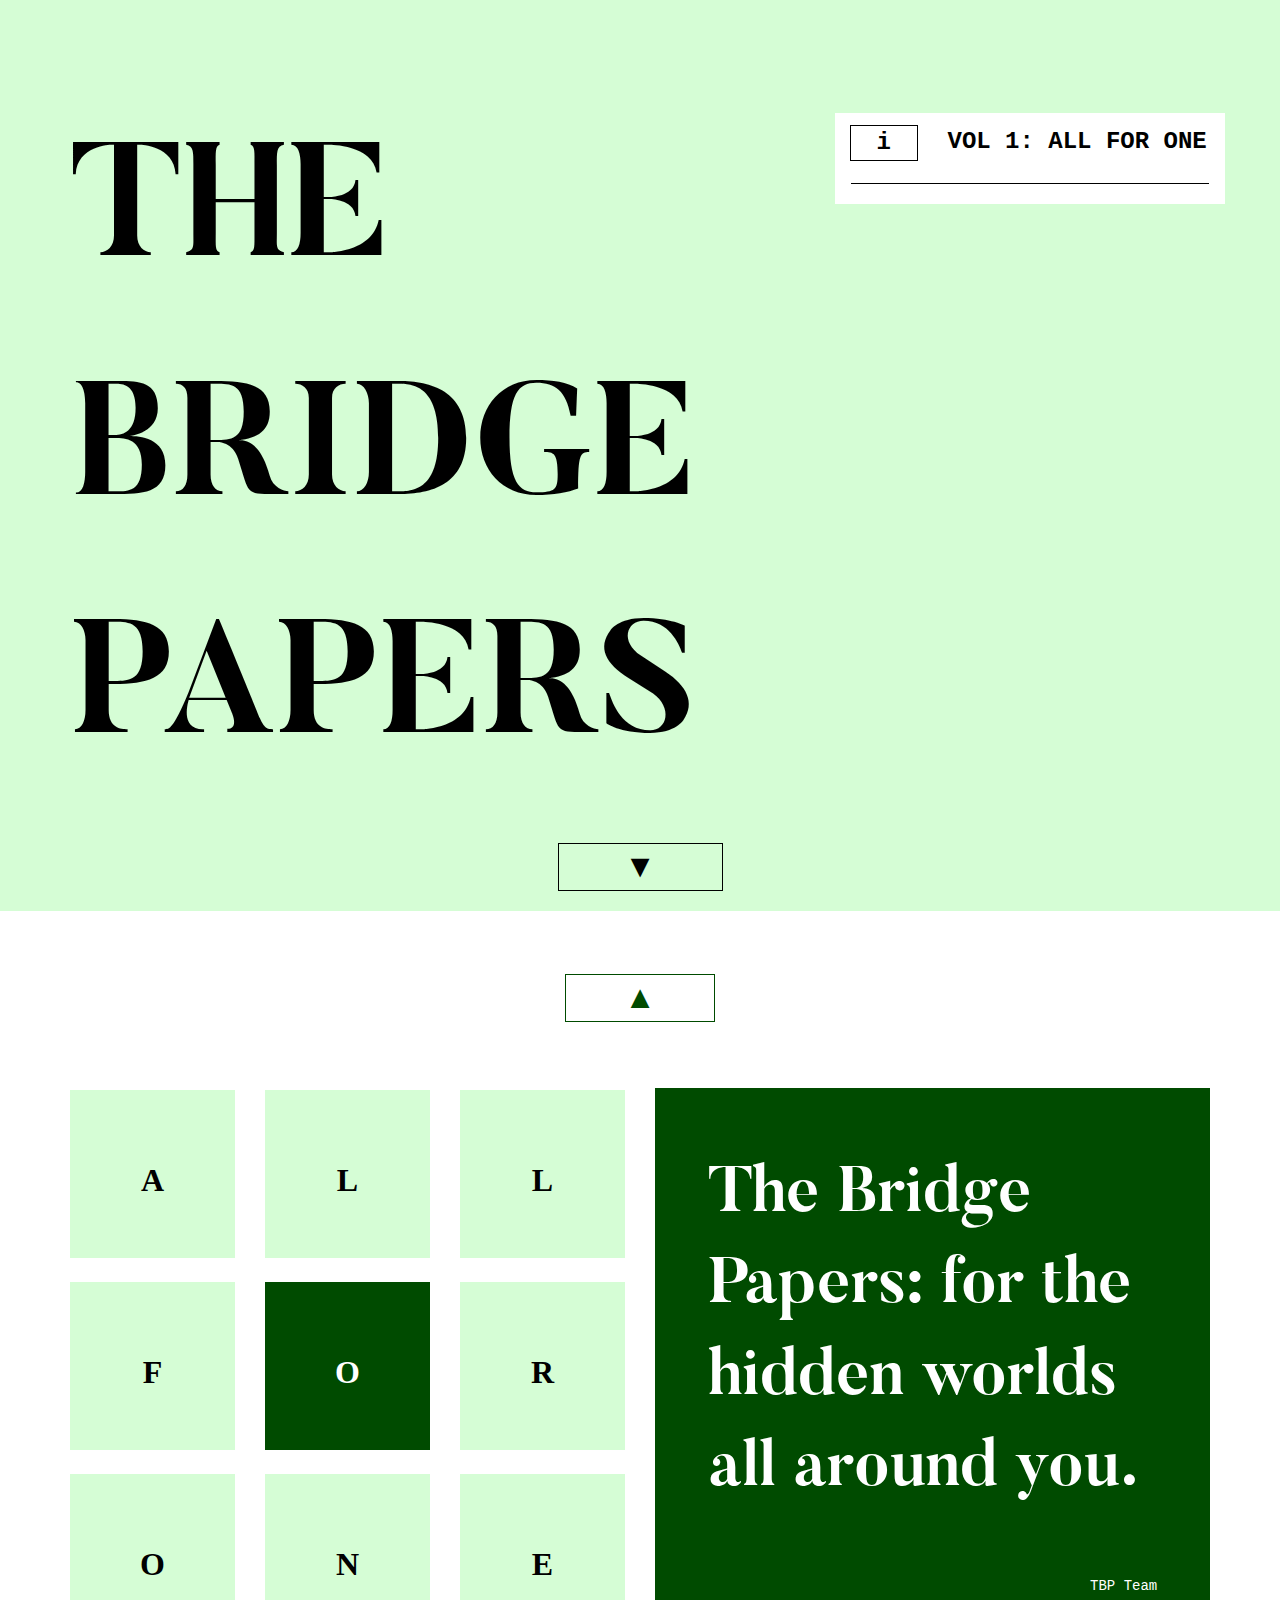
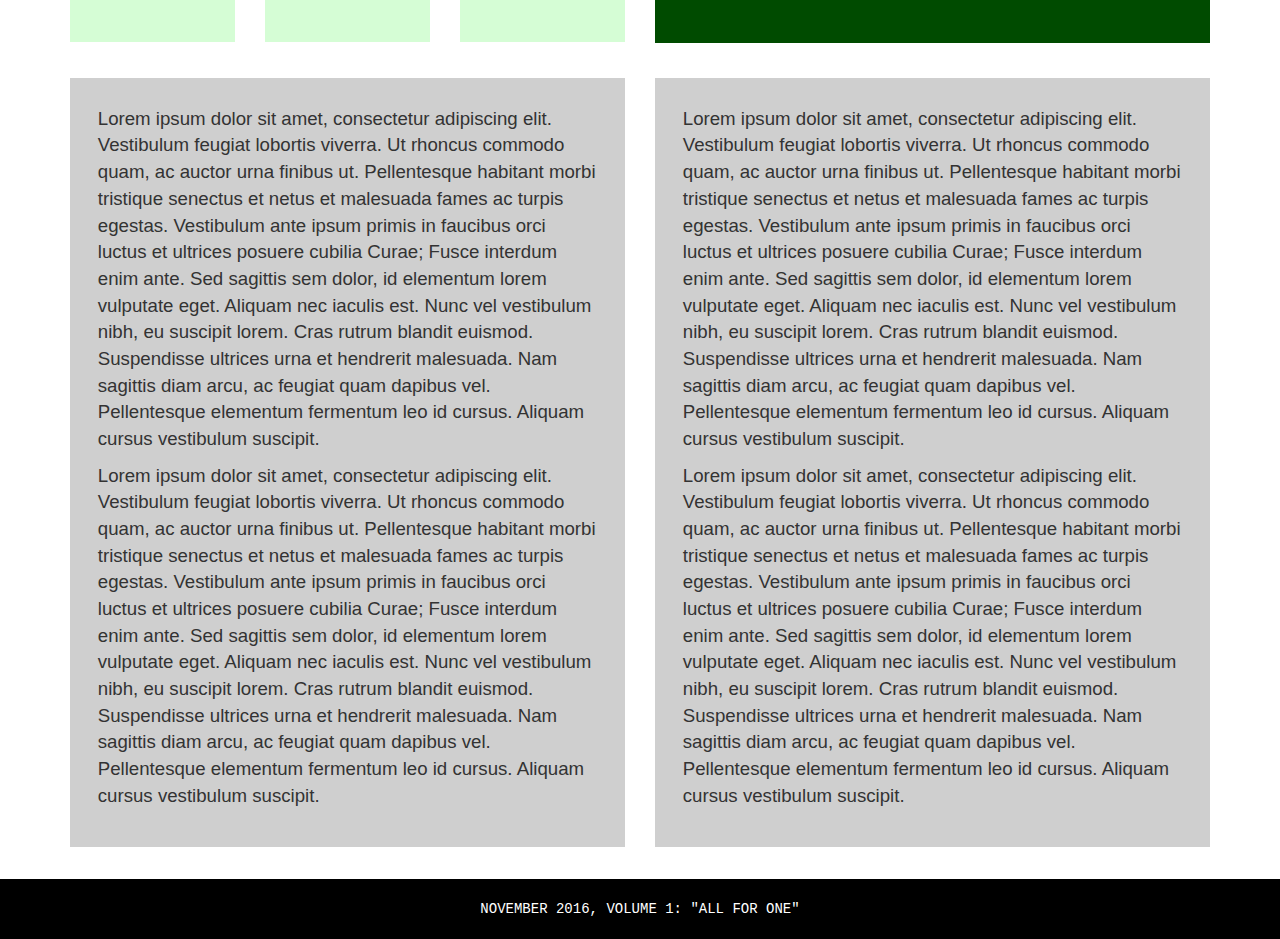
<file: all for one/test1.html>
<html>
	<head>
		<title>The Bridge Papers</title>
		<link
		rel="stylesheet"
		type="text/css"
		href="test1.css"
		/>
		<link
		rel="stylesheet"
		type="text/css"
		href="bootstrap.css"
		/>
		<link
		rel="shortcut icon"
		type="image/x-icon"
		href="favicon (1).ico"
		/>
		<script src="http://code.jquery.com/jquery-3.1.0.min.js"></script>

	</head>
	<body>
		<div id="tbp">
		<div class="container" style="text-align: left;">
			<div class="row" style="padding: 4%;">
			</div>
			<div class="row" id="title">
				<div class="col-xs-8" style="text-align: left;">
					<p style="text-align: left;">THE</p><p style="text-align: left;">BRIDGE</p><p style="text-align: left;">PAPERS</p>
				</div>
				<div class="col-xs-4">
					<div class="row info1" style="margin-bottom: 0px;">
						<div class="col-xs-3 subtitle">
							<p id="info" onclick="switchInfo();" onmouseover="this.style.background='black'; this.style.color='#D5FDD5';" onmouseout="this.style.background='none'; this.style.color='black';" style="border: 1px solid black; text-align:center;">i</p>
						</div>
						<div class="col-xs-9">
							<div class="subtitle" style="font-family: monospace;">
							VOL 1: ALL FOR ONE
							</div>
						</div>
						<hr style="border-color: black; width: 92%;"></hr>
					</div>
					<div class="row info">
						<div>
							<div id="info1"></div>
							<div id="info2"></div>
							<div id="info3"></div>
							<div id="info4"></div>
							<div id="info5"></div>
							<div id="info6"></div>
							<div id="info7"></div>
							<div id="info8"></div>
						</div>
					</div>
				</div>
			</div>
			<div class="row" style="margin-bottom: 0;">
				<div class="col-xs-5"  style="padding: 40px;"></div>
				<div class="col-xs-2"> <div id="pagedown">
				<p onmouseover="this.style.background='black'; this.style.color='#D5FDD5';" onmouseout="this.style.background='none'; this.style.color='black';" style="border: 1px solid black;">
				 &#9660;
					</p>
				</div></div>
				<div class="col-xs-5"></div>
			</div>
		</div>
		</div>
		<div  style="height: 100%;" id="scrollbro">
			<div class="container" style="margin-bottom: 20px;">
				<div class="row"  style="padding: 4%;">
					<div class="col-xs-5"></div>
					<div class="col-xs-2"> <div id="pageup">
					<p onmouseover="this.style.background='#004B00'; this.style.color='white';" onmouseout="this.style.background='none'; this.style.color='#004B00';" style="border: 1px solid #004B00;">
					 &#9650;
						</p>
					</div></div>
					<div class="col-xs-5"></div>
				</div>
				<div class="row">
					<div class="col-xs-6">
							<div class="row">
								<div class="col-xs-4"> <div class="afo" id="1"><p>A</p></div></div>
								<div class="col-xs-4"> <div class="afo" id="2"><p>L</p></div></div>
								<div class="col-xs-4"> <div class="afo" id="3"><p>L</p></div></div>
							</div>
							<div class="row">
								<div class="col-xs-4"> <div class="afo" id="4"><p>F</p></div></div>
								<div class="col-xs-4"> <div class="afoselect" id="5"><p>O</p></div></div>
								<div class="col-xs-4"> <div class="afo" id="6"><p>R</p></div></div>
							</div>
							<div class="row">
								<div class="col-xs-4"> <div class="afo" id="7"><p>O</p></div></div>
								<div class="col-xs-4"> <div class="afo" id="8"><p>N</p></div></div>
								<div class="col-xs-4"> <div class="afo" id="9"><p>E</p></div></div>
							</div>
					</div>
					<div class="col-xs-6">
						<div id="toprightmain">
							<div id="topright">
								The Bridge Papers: for the hidden worlds all around you.
							</div>
							<div id="toprightby">
								TBP Team
							</div>
						</div>
					</div>
				</div>
				<div class="row">
					<div class="col-xs-6">
						<div id="maintext1">
						<p> Lorem ipsum dolor sit amet, consectetur adipiscing elit. Vestibulum feugiat lobortis viverra. Ut rhoncus commodo quam, ac auctor urna finibus ut. Pellentesque habitant morbi tristique senectus et netus et malesuada fames ac turpis egestas. Vestibulum ante ipsum primis in faucibus orci luctus et ultrices posuere cubilia Curae; Fusce interdum enim ante. Sed sagittis sem dolor, id elementum lorem vulputate eget. Aliquam nec iaculis est. Nunc vel vestibulum nibh, eu suscipit lorem. Cras rutrum blandit euismod. Suspendisse ultrices urna et hendrerit malesuada. Nam sagittis diam arcu, ac feugiat quam dapibus vel. Pellentesque elementum fermentum leo id cursus. Aliquam cursus vestibulum suscipit.
						</p>
						<p>Lorem ipsum dolor sit amet, consectetur adipiscing elit. Vestibulum feugiat lobortis viverra. Ut rhoncus commodo quam, ac auctor urna finibus ut. Pellentesque habitant morbi tristique senectus et netus et malesuada fames ac turpis egestas. Vestibulum ante ipsum primis in faucibus orci luctus et ultrices posuere cubilia Curae; Fusce interdum enim ante. Sed sagittis sem dolor, id elementum lorem vulputate eget. Aliquam nec iaculis est. Nunc vel vestibulum nibh, eu suscipit lorem. Cras rutrum blandit euismod. Suspendisse ultrices urna et hendrerit malesuada. Nam sagittis diam arcu, ac feugiat quam dapibus vel. Pellentesque elementum fermentum leo id cursus. Aliquam cursus vestibulum suscipit.
						</p>
						</div>
					</div>
					<div class="col-xs-6">
						<div id="maintext2">
						<p>Lorem ipsum dolor sit amet, consectetur adipiscing elit. Vestibulum feugiat lobortis viverra. Ut rhoncus commodo quam, ac auctor urna finibus ut. Pellentesque habitant morbi tristique senectus et netus et malesuada fames ac turpis egestas. Vestibulum ante ipsum primis in faucibus orci luctus et ultrices posuere cubilia Curae; Fusce interdum enim ante. Sed sagittis sem dolor, id elementum lorem vulputate eget. Aliquam nec iaculis est. Nunc vel vestibulum nibh, eu suscipit lorem. Cras rutrum blandit euismod. Suspendisse ultrices urna et hendrerit malesuada. Nam sagittis diam arcu, ac feugiat quam dapibus vel. Pellentesque elementum fermentum leo id cursus. Aliquam cursus vestibulum suscipit.
						</p>
						<p>Lorem ipsum dolor sit amet, consectetur adipiscing elit. Vestibulum feugiat lobortis viverra. Ut rhoncus commodo quam, ac auctor urna finibus ut. Pellentesque habitant morbi tristique senectus et netus et malesuada fames ac turpis egestas. Vestibulum ante ipsum primis in faucibus orci luctus et ultrices posuere cubilia Curae; Fusce interdum enim ante. Sed sagittis sem dolor, id elementum lorem vulputate eget. Aliquam nec iaculis est. Nunc vel vestibulum nibh, eu suscipit lorem. Cras rutrum blandit euismod. Suspendisse ultrices urna et hendrerit malesuada. Nam sagittis diam arcu, ac feugiat quam dapibus vel. Pellentesque elementum fermentum leo id cursus. Aliquam cursus vestibulum suscipit.
						</p>
						</div>
					</div>
				</div>
			</div>
			<div style="padding: 20px; background-color: black; color: white; font-family: monospace; text-align: center;">NOVEMBER 2016, VOLUME 1: "ALL FOR ONE"</div>
		</div>
	</div>
	<script>
	var test1;
$(document).ready(function () {

 test1 = 5; // 5 is our default id
   $(document).keydown(function(e) {
				switch(e.which) {
					case 37: // left

                                                if ( test1 > 1 )  // Cant go lower than 1
                                                {
                                                    test1 = test1 -1;
                                                }
						e.preventDefault();
						$("#" + test1).trigger('click');
						break;

					case 38: // up

                                                if ( test1 > 3 ) // Cant go above the top row of ids
                                                {
                                                    test1 = test1 -3;
                                                }
						e.preventDefault();
						$("#" + test1 ).trigger('click');
						break;

					case 39: // right

                                                if ( test1 < 9 ) // Cant go beyond 9
                                                {
                                                    test1 = test1 + 1;
                                                }
						e.preventDefault();
						$("#" + test1 ).trigger('click');
						break;

					case 40: // down
                                                if ( test1 < 7 ) // Cant go beyond 9
                                                {
                                                    test1 = test1 + 3;
                                                }
						e.preventDefault();
						$("#" + test1 ).trigger('click');
						break;
				};
				e.preventDefault(); // prevent the default action (scroll / move caret)
			});
});
	</script>
	<script type="text/javascript">
	function switchInfo(){
		$("#info").html(function () {
			$(".info").css("padding","10px");
			$("#info").html(
			"i");
			$("#info1").html(
			"Community, in eight parts.<hr style='border-color: black;'></hr>");
			$("#info2").html(
			"CONTRIBUTORS:");
			$("#info3").html(
			"Jesus Rivera,");
			$("#info4").html(
			"Sid Shankar,");
			$("#info5").html(
			"Farouk Marhaba,");
			$("#info6").html(
			"Noah Rodelius,");
			$("#info7").html(
			"Ayush Shah <hr style='border-color: black;'></hr>");
			$("#info8").html(
			"<p style='font-family: sans-serif; font-weight: bold; font-size: 11pt; text-align: right;'>Fall 2016, PBTC. Special thanks to Vivek Ramesh.</p>");
		});
		$("#info").click(function(){
			$(".info").css("padding","0px");
			$("#info").html("i");
			$("#info1").html("");
			$("#info2").html(
			"");
			$("#info3").html(
			"");
			$("#info4").html(
			"");
			$("#info5").html(
			"");
			$("#info6").html(
			"");
			$("#info7").html(
			"");
			$("#info8").html(
			"");
			$("#info").off("click");
		});
	};
</script>
	<script>
	$(document).ready(function() {
		$('#loadspace').animate({ height: '0x', width: '100%' }, 1000,);
	});
	</script>
	<script>
	$(document).ready(function (){
            $("#pagedown").click(function (){
                $('html, body').animate({
                    scrollTop: $("#scrollbro").offset().top
                }, 2000);
            });
        });
	</script>
	<script>
	$(document).ready(function (){
            $("#pageup").click(function (){
                $('html, body').animate({
                    scrollTop: $("#tbp").offset().top
                }, 2000);
            });
        });
	</script>
	<script>
		$("#1").click(function(){
                        test1 = 1;
			$(".afoselect").addClass('afo');
			$(".afoselect").removeClass('afoselect');
			$(this).removeClass('afo');
			$(this).addClass('afoselect');
			$("#topright").html(
				"paper 1"
			);
			$("#toprightby").html(
				"author"
			);
			$("#maintext1").html(
				"<p> Lorem ipsum dolor sit amet, consectetur adipiscing elit. Vestibulum feugiat lobortis viverra. Ut rhoncus commodo quam, ac auctor urna finibus ut. Pellentesque habitant morbi tristique senectus et netus et malesuada fames ac turpis egestas. Vestibulum ante ipsum primis in faucibus orci luctus et ultrices posuere cubilia Curae; Fusce interdum enim ante. Sed sagittis sem dolor, id elementum lorem vulputate eget. Aliquam nec iaculis est. Nunc vel vestibulum nibh, eu suscipit lorem. Cras rutrum blandit euismod. Suspendisse ultrices urna et hendrerit malesuada. Nam sagittis diam arcu, ac feugiat quam dapibus vel. Pellentesque elementum fermentum leo id cursus. Aliquam cursus vestibulum suscipit.</p><p>Lorem ipsum dolor sit amet, consectetur adipiscing elit. Vestibulum feugiat lobortis viverra. Ut rhoncus commodo quam, ac auctor urna finibus ut. Pellentesque habitant morbi tristique senectus et netus et malesuada fames ac turpis egestas. Vestibulum ante ipsum primis in faucibus orci luctus et ultrices posuere cubilia Curae; Fusce interdum enim ante. Sed sagittis sem dolor, id elementum lorem vulputate eget. Aliquam nec iaculis est. Nunc vel vestibulum nibh, eu suscipit lorem. Cras rutrum blandit euismod. Suspendisse ultrices urna et hendrerit malesuada. Nam sagittis diam arcu, ac feugiat quam dapibus vel. Pellentesque elementum fermentum leo id cursus. Aliquam cursus vestibulum suscipit.</p>"
			);
			$("#maintext2").html(
				"<p> Lorem ipsum dolor sit amet, consectetur adipiscing elit. Vestibulum feugiat lobortis viverra. Ut rhoncus commodo quam, ac auctor urna finibus ut. Pellentesque habitant morbi tristique senectus et netus et malesuada fames ac turpis egestas. Vestibulum ante ipsum primis in faucibus orci luctus et ultrices posuere cubilia Curae; Fusce interdum enim ante. Sed sagittis sem dolor, id elementum lorem vulputate eget. Aliquam nec iaculis est. Nunc vel vestibulum nibh, eu suscipit lorem. Cras rutrum blandit euismod. Suspendisse ultrices urna et hendrerit malesuada. Nam sagittis diam arcu, ac feugiat quam dapibus vel. Pellentesque elementum fermentum leo id cursus. Aliquam cursus vestibulum suscipit.</p><p>Lorem ipsum dolor sit amet, consectetur adipiscing elit. Vestibulum feugiat lobortis viverra. Ut rhoncus commodo quam, ac auctor urna finibus ut. Pellentesque habitant morbi tristique senectus et netus et malesuada fames ac turpis egestas. Vestibulum ante ipsum primis in faucibus orci luctus et ultrices posuere cubilia Curae; Fusce interdum enim ante. Sed sagittis sem dolor, id elementum lorem vulputate eget. Aliquam nec iaculis est. Nunc vel vestibulum nibh, eu suscipit lorem. Cras rutrum blandit euismod. Suspendisse ultrices urna et hendrerit malesuada. Nam sagittis diam arcu, ac feugiat quam dapibus vel. Pellentesque elementum fermentum leo id cursus. Aliquam cursus vestibulum suscipit.</p>"
			);
			$("#1").off(click);
		});
	</script>
	<script>
		$("#2").click(function(){
                        test1 = 2;
			$(".afoselect").addClass('afo');
			$(".afoselect").removeClass('afoselect');
			$(this).removeClass('afo');
			$(this).addClass('afoselect');
			$("#topright").html(
				"paper 2"
			);
			$("#toprightby").html(
				"author"
			);
			$("#maintext1").html(
				"<p> Lorem ipsum dolor sit amet, consectetur adipiscing elit. Vestibulum feugiat lobortis viverra. Ut rhoncus commodo quam, ac auctor urna finibus ut. Pellentesque habitant morbi tristique senectus et netus et malesuada fames ac turpis egestas. Vestibulum ante ipsum primis in faucibus orci luctus et ultrices posuere cubilia Curae; Fusce interdum enim ante. Sed sagittis sem dolor, id elementum lorem vulputate eget. Aliquam nec iaculis est. Nunc vel vestibulum nibh, eu suscipit lorem. Cras rutrum blandit euismod. Suspendisse ultrices urna et hendrerit malesuada. Nam sagittis diam arcu, ac feugiat quam dapibus vel. Pellentesque elementum fermentum leo id cursus. Aliquam cursus vestibulum suscipit.</p><p>Lorem ipsum dolor sit amet, consectetur adipiscing elit. Vestibulum feugiat lobortis viverra. Ut rhoncus commodo quam, ac auctor urna finibus ut. Pellentesque habitant morbi tristique senectus et netus et malesuada fames ac turpis egestas. Vestibulum ante ipsum primis in faucibus orci luctus et ultrices posuere cubilia Curae; Fusce interdum enim ante. Sed sagittis sem dolor, id elementum lorem vulputate eget. Aliquam nec iaculis est. Nunc vel vestibulum nibh, eu suscipit lorem. Cras rutrum blandit euismod. Suspendisse ultrices urna et hendrerit malesuada. Nam sagittis diam arcu, ac feugiat quam dapibus vel. Pellentesque elementum fermentum leo id cursus. Aliquam cursus vestibulum suscipit.</p>"
			);
			$("#maintext2").html(
				"<p> Lorem ipsum dolor sit amet, consectetur adipiscing elit. Vestibulum feugiat lobortis viverra. Ut rhoncus commodo quam, ac auctor urna finibus ut. Pellentesque habitant morbi tristique senectus et netus et malesuada fames ac turpis egestas. Vestibulum ante ipsum primis in faucibus orci luctus et ultrices posuere cubilia Curae; Fusce interdum enim ante. Sed sagittis sem dolor, id elementum lorem vulputate eget. Aliquam nec iaculis est. Nunc vel vestibulum nibh, eu suscipit lorem. Cras rutrum blandit euismod. Suspendisse ultrices urna et hendrerit malesuada. Nam sagittis diam arcu, ac feugiat quam dapibus vel. Pellentesque elementum fermentum leo id cursus. Aliquam cursus vestibulum suscipit.</p><p>Lorem ipsum dolor sit amet, consectetur adipiscing elit. Vestibulum feugiat lobortis viverra. Ut rhoncus commodo quam, ac auctor urna finibus ut. Pellentesque habitant morbi tristique senectus et netus et malesuada fames ac turpis egestas. Vestibulum ante ipsum primis in faucibus orci luctus et ultrices posuere cubilia Curae; Fusce interdum enim ante. Sed sagittis sem dolor, id elementum lorem vulputate eget. Aliquam nec iaculis est. Nunc vel vestibulum nibh, eu suscipit lorem. Cras rutrum blandit euismod. Suspendisse ultrices urna et hendrerit malesuada. Nam sagittis diam arcu, ac feugiat quam dapibus vel. Pellentesque elementum fermentum leo id cursus. Aliquam cursus vestibulum suscipit.</p>"
			);
			$("#2").off(click);
		});
	</script>
	<script>
		$("#3").click(function(){
                        test1 = 3;
			$(".afoselect").addClass('afo');
			$(".afoselect").removeClass('afoselect');
			$(this).removeClass('afo');
			$(this).addClass('afoselect');
			$("#topright").html(
				"paper 3"
			);
			$("#toprightby").html(
				"author"
			);
			$("#maintext1").html(
				"<p> Lorem ipsum dolor sit amet, consectetur adipiscing elit. Vestibulum feugiat lobortis viverra. Ut rhoncus commodo quam, ac auctor urna finibus ut. Pellentesque habitant morbi tristique senectus et netus et malesuada fames ac turpis egestas. Vestibulum ante ipsum primis in faucibus orci luctus et ultrices posuere cubilia Curae; Fusce interdum enim ante. Sed sagittis sem dolor, id elementum lorem vulputate eget. Aliquam nec iaculis est. Nunc vel vestibulum nibh, eu suscipit lorem. Cras rutrum blandit euismod. Suspendisse ultrices urna et hendrerit malesuada. Nam sagittis diam arcu, ac feugiat quam dapibus vel. Pellentesque elementum fermentum leo id cursus. Aliquam cursus vestibulum suscipit.</p><p>Lorem ipsum dolor sit amet, consectetur adipiscing elit. Vestibulum feugiat lobortis viverra. Ut rhoncus commodo quam, ac auctor urna finibus ut. Pellentesque habitant morbi tristique senectus et netus et malesuada fames ac turpis egestas. Vestibulum ante ipsum primis in faucibus orci luctus et ultrices posuere cubilia Curae; Fusce interdum enim ante. Sed sagittis sem dolor, id elementum lorem vulputate eget. Aliquam nec iaculis est. Nunc vel vestibulum nibh, eu suscipit lorem. Cras rutrum blandit euismod. Suspendisse ultrices urna et hendrerit malesuada. Nam sagittis diam arcu, ac feugiat quam dapibus vel. Pellentesque elementum fermentum leo id cursus. Aliquam cursus vestibulum suscipit.</p>"
			);
			$("#maintext2").html(
				"<p> Lorem ipsum dolor sit amet, consectetur adipiscing elit. Vestibulum feugiat lobortis viverra. Ut rhoncus commodo quam, ac auctor urna finibus ut. Pellentesque habitant morbi tristique senectus et netus et malesuada fames ac turpis egestas. Vestibulum ante ipsum primis in faucibus orci luctus et ultrices posuere cubilia Curae; Fusce interdum enim ante. Sed sagittis sem dolor, id elementum lorem vulputate eget. Aliquam nec iaculis est. Nunc vel vestibulum nibh, eu suscipit lorem. Cras rutrum blandit euismod. Suspendisse ultrices urna et hendrerit malesuada. Nam sagittis diam arcu, ac feugiat quam dapibus vel. Pellentesque elementum fermentum leo id cursus. Aliquam cursus vestibulum suscipit.</p><p>Lorem ipsum dolor sit amet, consectetur adipiscing elit. Vestibulum feugiat lobortis viverra. Ut rhoncus commodo quam, ac auctor urna finibus ut. Pellentesque habitant morbi tristique senectus et netus et malesuada fames ac turpis egestas. Vestibulum ante ipsum primis in faucibus orci luctus et ultrices posuere cubilia Curae; Fusce interdum enim ante. Sed sagittis sem dolor, id elementum lorem vulputate eget. Aliquam nec iaculis est. Nunc vel vestibulum nibh, eu suscipit lorem. Cras rutrum blandit euismod. Suspendisse ultrices urna et hendrerit malesuada. Nam sagittis diam arcu, ac feugiat quam dapibus vel. Pellentesque elementum fermentum leo id cursus. Aliquam cursus vestibulum suscipit.</p>"
			);
			$("#3").off(click);
		});
	</script>
	<script>
		$("#4").click(function(){
                        test1 = 4;
			$(".afoselect").addClass('afo');
			$(".afoselect").removeClass('afoselect');
			$(this).removeClass('afo');
			$(this).addClass('afoselect');
			$("#topright").html(
				"paper 4"
			);
			$("#toprightby").html(
				"author"
			);
			$("#maintext1").html(
				"<p> Lorem ipsum dolor sit amet, consectetur adipiscing elit. Vestibulum feugiat lobortis viverra. Ut rhoncus commodo quam, ac auctor urna finibus ut. Pellentesque habitant morbi tristique senectus et netus et malesuada fames ac turpis egestas. Vestibulum ante ipsum primis in faucibus orci luctus et ultrices posuere cubilia Curae; Fusce interdum enim ante. Sed sagittis sem dolor, id elementum lorem vulputate eget. Aliquam nec iaculis est. Nunc vel vestibulum nibh, eu suscipit lorem. Cras rutrum blandit euismod. Suspendisse ultrices urna et hendrerit malesuada. Nam sagittis diam arcu, ac feugiat quam dapibus vel. Pellentesque elementum fermentum leo id cursus. Aliquam cursus vestibulum suscipit.</p><p>Lorem ipsum dolor sit amet, consectetur adipiscing elit. Vestibulum feugiat lobortis viverra. Ut rhoncus commodo quam, ac auctor urna finibus ut. Pellentesque habitant morbi tristique senectus et netus et malesuada fames ac turpis egestas. Vestibulum ante ipsum primis in faucibus orci luctus et ultrices posuere cubilia Curae; Fusce interdum enim ante. Sed sagittis sem dolor, id elementum lorem vulputate eget. Aliquam nec iaculis est. Nunc vel vestibulum nibh, eu suscipit lorem. Cras rutrum blandit euismod. Suspendisse ultrices urna et hendrerit malesuada. Nam sagittis diam arcu, ac feugiat quam dapibus vel. Pellentesque elementum fermentum leo id cursus. Aliquam cursus vestibulum suscipit.</p>"
			);
			$("#maintext2").html(
				"<p> Lorem ipsum dolor sit amet, consectetur adipiscing elit. Vestibulum feugiat lobortis viverra. Ut rhoncus commodo quam, ac auctor urna finibus ut. Pellentesque habitant morbi tristique senectus et netus et malesuada fames ac turpis egestas. Vestibulum ante ipsum primis in faucibus orci luctus et ultrices posuere cubilia Curae; Fusce interdum enim ante. Sed sagittis sem dolor, id elementum lorem vulputate eget. Aliquam nec iaculis est. Nunc vel vestibulum nibh, eu suscipit lorem. Cras rutrum blandit euismod. Suspendisse ultrices urna et hendrerit malesuada. Nam sagittis diam arcu, ac feugiat quam dapibus vel. Pellentesque elementum fermentum leo id cursus. Aliquam cursus vestibulum suscipit.</p><p>Lorem ipsum dolor sit amet, consectetur adipiscing elit. Vestibulum feugiat lobortis viverra. Ut rhoncus commodo quam, ac auctor urna finibus ut. Pellentesque habitant morbi tristique senectus et netus et malesuada fames ac turpis egestas. Vestibulum ante ipsum primis in faucibus orci luctus et ultrices posuere cubilia Curae; Fusce interdum enim ante. Sed sagittis sem dolor, id elementum lorem vulputate eget. Aliquam nec iaculis est. Nunc vel vestibulum nibh, eu suscipit lorem. Cras rutrum blandit euismod. Suspendisse ultrices urna et hendrerit malesuada. Nam sagittis diam arcu, ac feugiat quam dapibus vel. Pellentesque elementum fermentum leo id cursus. Aliquam cursus vestibulum suscipit.</p>"
			);
			$("#4").off(click);
		});
	</script>
	<script>
		$("#5").click(function(){
                        test1 = 5;
			$(".afoselect").addClass('afo');
			$(".afoselect").removeClass('afoselect');
			$(this).removeClass('afo');
			$(this).addClass('afoselect');
			$("#topright").html(
				"The Bridge Papers: for the hidden worlds all around you."
			);
			$("#toprightby").html(
				"TBP Team"
			);
			$("#maintext1").html(
				"<p> Lorem ipsum dolor sit amet, consectetur adipiscing elit. Vestibulum feugiat lobortis viverra. Ut rhoncus commodo quam, ac auctor urna finibus ut. Pellentesque habitant morbi tristique senectus et netus et malesuada fames ac turpis egestas. Vestibulum ante ipsum primis in faucibus orci luctus et ultrices posuere cubilia Curae; Fusce interdum enim ante. Sed sagittis sem dolor, id elementum lorem vulputate eget. Aliquam nec iaculis est. Nunc vel vestibulum nibh, eu suscipit lorem. Cras rutrum blandit euismod. Suspendisse ultrices urna et hendrerit malesuada. Nam sagittis diam arcu, ac feugiat quam dapibus vel. Pellentesque elementum fermentum leo id cursus. Aliquam cursus vestibulum suscipit.</p><p>Lorem ipsum dolor sit amet, consectetur adipiscing elit. Vestibulum feugiat lobortis viverra. Ut rhoncus commodo quam, ac auctor urna finibus ut. Pellentesque habitant morbi tristique senectus et netus et malesuada fames ac turpis egestas. Vestibulum ante ipsum primis in faucibus orci luctus et ultrices posuere cubilia Curae; Fusce interdum enim ante. Sed sagittis sem dolor, id elementum lorem vulputate eget. Aliquam nec iaculis est. Nunc vel vestibulum nibh, eu suscipit lorem. Cras rutrum blandit euismod. Suspendisse ultrices urna et hendrerit malesuada. Nam sagittis diam arcu, ac feugiat quam dapibus vel. Pellentesque elementum fermentum leo id cursus. Aliquam cursus vestibulum suscipit.</p>"
			);
			$("#maintext2").html(
				"<p> Lorem ipsum dolor sit amet, consectetur adipiscing elit. Vestibulum feugiat lobortis viverra. Ut rhoncus commodo quam, ac auctor urna finibus ut. Pellentesque habitant morbi tristique senectus et netus et malesuada fames ac turpis egestas. Vestibulum ante ipsum primis in faucibus orci luctus et ultrices posuere cubilia Curae; Fusce interdum enim ante. Sed sagittis sem dolor, id elementum lorem vulputate eget. Aliquam nec iaculis est. Nunc vel vestibulum nibh, eu suscipit lorem. Cras rutrum blandit euismod. Suspendisse ultrices urna et hendrerit malesuada. Nam sagittis diam arcu, ac feugiat quam dapibus vel. Pellentesque elementum fermentum leo id cursus. Aliquam cursus vestibulum suscipit.</p><p>Lorem ipsum dolor sit amet, consectetur adipiscing elit. Vestibulum feugiat lobortis viverra. Ut rhoncus commodo quam, ac auctor urna finibus ut. Pellentesque habitant morbi tristique senectus et netus et malesuada fames ac turpis egestas. Vestibulum ante ipsum primis in faucibus orci luctus et ultrices posuere cubilia Curae; Fusce interdum enim ante. Sed sagittis sem dolor, id elementum lorem vulputate eget. Aliquam nec iaculis est. Nunc vel vestibulum nibh, eu suscipit lorem. Cras rutrum blandit euismod. Suspendisse ultrices urna et hendrerit malesuada. Nam sagittis diam arcu, ac feugiat quam dapibus vel. Pellentesque elementum fermentum leo id cursus. Aliquam cursus vestibulum suscipit.</p>"
			);
			$("#5").off(click);
		});
	</script>
	<script>
		$("#6").click(function(){
                        test1 = 6;
			$(".afoselect").addClass('afo');
			$(".afoselect").removeClass('afoselect');
			$(this).removeClass('afo');
			$(this).addClass('afoselect');
			$("#topright").html(
				"A 21st Century Flag for 21 towns."
			);
			$("#toprightby").html(
				"Sid Shankar"
			);
			$("#maintext1").html(
				"<p>There are five principles to good flag design: keep it simple and symbolic while avoiding seals and staying distinctive and limited to three colors. Sounds easy enough, and yet not one municipality nor county has created a successful flag in New Jersey. From Bernards to Burlington, all place names, complex seals, or mottos across the banner. The foremost purpose of a flag is nonverbal representation; if your flag has to have your name across it, it&rsquo;s not given a chance to do its job. In fact, even our state flag overcomplicates itself with a seal thrown in the middle, which defeats the entire purpose of recognizable symbolism. How many third-graders can draw that flag from memory? </p><p>I figure that Somerset County is the perfect place to start some symbol reform. It has solid design precedent, and it&rsquo;s local enough to make change feasible but large enough to have an impact. The current flag has a dark blue seal with 21 stars, a silhouette of the county, and two ribbons, top and bottom. The stars are supposed to represent the 21 municipalities of the county, and the ribbons display the name of the county and the year of its founding. </p>"
			);
			$("#maintext2").html(
				"<p>As far as flags go, it&rsquo;s rather complicated and could do without words or a seal. The flag fails to be a distinctive identifier. Part of that is the absence of the symbol in public life, and lowering the barrier of access to the flag by simplifying its design will make it easier to incorporate into life in Somerset County. Flags and other public symbols are powerful signifiers of the values of a community and a distinctive flag presents a fresh new face to visitors and investors, a quality that would be singular in our state.</p><p>A flag that retains the same color scheme while distilling down the original&rsquo;s attributes would be a welcome change; a simple yellow background with a blue circle and a white bar bridging them together. The yellow background and blue circle would be an homage to the original flag, with the yellow representing the background of the state flag and the blue circle representing the world. Looking forward into the future, Somerset County will only become more diverse, drawing people from all across the globe. Recognizing our shared tie to our home at the same time as our varied backgrounds is the perfect way to bring our flag into the 21st century.</p>"
			);
			$("#6").off(click);
		});
	</script>
	<script>
		$("#7").click(function(){
                        test1 = 7;
			$(".afoselect").addClass('afo');
			$(".afoselect").removeClass('afoselect');
			$(this).removeClass('afo');
			$(this).addClass('afoselect');
			$("#topright").html(
				"paper 7"
			);
			$("#toprightby").html(
				"author"
			);
			$("#maintext1").html(
				"<p> Lorem ipsum dolor sit amet, consectetur adipiscing elit. Vestibulum feugiat lobortis viverra. Ut rhoncus commodo quam, ac auctor urna finibus ut. Pellentesque habitant morbi tristique senectus et netus et malesuada fames ac turpis egestas. Vestibulum ante ipsum primis in faucibus orci luctus et ultrices posuere cubilia Curae; Fusce interdum enim ante. Sed sagittis sem dolor, id elementum lorem vulputate eget. Aliquam nec iaculis est. Nunc vel vestibulum nibh, eu suscipit lorem. Cras rutrum blandit euismod. Suspendisse ultrices urna et hendrerit malesuada. Nam sagittis diam arcu, ac feugiat quam dapibus vel. Pellentesque elementum fermentum leo id cursus. Aliquam cursus vestibulum suscipit.</p><p>Lorem ipsum dolor sit amet, consectetur adipiscing elit. Vestibulum feugiat lobortis viverra. Ut rhoncus commodo quam, ac auctor urna finibus ut. Pellentesque habitant morbi tristique senectus et netus et malesuada fames ac turpis egestas. Vestibulum ante ipsum primis in faucibus orci luctus et ultrices posuere cubilia Curae; Fusce interdum enim ante. Sed sagittis sem dolor, id elementum lorem vulputate eget. Aliquam nec iaculis est. Nunc vel vestibulum nibh, eu suscipit lorem. Cras rutrum blandit euismod. Suspendisse ultrices urna et hendrerit malesuada. Nam sagittis diam arcu, ac feugiat quam dapibus vel. Pellentesque elementum fermentum leo id cursus. Aliquam cursus vestibulum suscipit.</p>"
			);
			$("#maintext2").html(
				"<p> Lorem ipsum dolor sit amet, consectetur adipiscing elit. Vestibulum feugiat lobortis viverra. Ut rhoncus commodo quam, ac auctor urna finibus ut. Pellentesque habitant morbi tristique senectus et netus et malesuada fames ac turpis egestas. Vestibulum ante ipsum primis in faucibus orci luctus et ultrices posuere cubilia Curae; Fusce interdum enim ante. Sed sagittis sem dolor, id elementum lorem vulputate eget. Aliquam nec iaculis est. Nunc vel vestibulum nibh, eu suscipit lorem. Cras rutrum blandit euismod. Suspendisse ultrices urna et hendrerit malesuada. Nam sagittis diam arcu, ac feugiat quam dapibus vel. Pellentesque elementum fermentum leo id cursus. Aliquam cursus vestibulum suscipit.</p><p>Lorem ipsum dolor sit amet, consectetur adipiscing elit. Vestibulum feugiat lobortis viverra. Ut rhoncus commodo quam, ac auctor urna finibus ut. Pellentesque habitant morbi tristique senectus et netus et malesuada fames ac turpis egestas. Vestibulum ante ipsum primis in faucibus orci luctus et ultrices posuere cubilia Curae; Fusce interdum enim ante. Sed sagittis sem dolor, id elementum lorem vulputate eget. Aliquam nec iaculis est. Nunc vel vestibulum nibh, eu suscipit lorem. Cras rutrum blandit euismod. Suspendisse ultrices urna et hendrerit malesuada. Nam sagittis diam arcu, ac feugiat quam dapibus vel. Pellentesque elementum fermentum leo id cursus. Aliquam cursus vestibulum suscipit.</p>"
			);
			$("#7").off(click);
		});
	</script>
	<script>
		$("#8").click(function(){
                        test1 = 8;
			$(".afoselect").addClass('afo');
			$(".afoselect").removeClass('afoselect');
			$(this).removeClass('afo');
			$(this).addClass('afoselect');
			$("#topright").html(
				"paper 8"
			);
			$("#toprightby").html(
				"author"
			);
			$("#maintext1").html(
				"<p> Lorem ipsum dolor sit amet, consectetur adipiscing elit. Vestibulum feugiat lobortis viverra. Ut rhoncus commodo quam, ac auctor urna finibus ut. Pellentesque habitant morbi tristique senectus et netus et malesuada fames ac turpis egestas. Vestibulum ante ipsum primis in faucibus orci luctus et ultrices posuere cubilia Curae; Fusce interdum enim ante. Sed sagittis sem dolor, id elementum lorem vulputate eget. Aliquam nec iaculis est. Nunc vel vestibulum nibh, eu suscipit lorem. Cras rutrum blandit euismod. Suspendisse ultrices urna et hendrerit malesuada. Nam sagittis diam arcu, ac feugiat quam dapibus vel. Pellentesque elementum fermentum leo id cursus. Aliquam cursus vestibulum suscipit.</p><p>Lorem ipsum dolor sit amet, consectetur adipiscing elit. Vestibulum feugiat lobortis viverra. Ut rhoncus commodo quam, ac auctor urna finibus ut. Pellentesque habitant morbi tristique senectus et netus et malesuada fames ac turpis egestas. Vestibulum ante ipsum primis in faucibus orci luctus et ultrices posuere cubilia Curae; Fusce interdum enim ante. Sed sagittis sem dolor, id elementum lorem vulputate eget. Aliquam nec iaculis est. Nunc vel vestibulum nibh, eu suscipit lorem. Cras rutrum blandit euismod. Suspendisse ultrices urna et hendrerit malesuada. Nam sagittis diam arcu, ac feugiat quam dapibus vel. Pellentesque elementum fermentum leo id cursus. Aliquam cursus vestibulum suscipit.</p>"
			);
			$("#maintext2").html(
				"<p> Lorem ipsum dolor sit amet, consectetur adipiscing elit. Vestibulum feugiat lobortis viverra. Ut rhoncus commodo quam, ac auctor urna finibus ut. Pellentesque habitant morbi tristique senectus et netus et malesuada fames ac turpis egestas. Vestibulum ante ipsum primis in faucibus orci luctus et ultrices posuere cubilia Curae; Fusce interdum enim ante. Sed sagittis sem dolor, id elementum lorem vulputate eget. Aliquam nec iaculis est. Nunc vel vestibulum nibh, eu suscipit lorem. Cras rutrum blandit euismod. Suspendisse ultrices urna et hendrerit malesuada. Nam sagittis diam arcu, ac feugiat quam dapibus vel. Pellentesque elementum fermentum leo id cursus. Aliquam cursus vestibulum suscipit.</p><p>Lorem ipsum dolor sit amet, consectetur adipiscing elit. Vestibulum feugiat lobortis viverra. Ut rhoncus commodo quam, ac auctor urna finibus ut. Pellentesque habitant morbi tristique senectus et netus et malesuada fames ac turpis egestas. Vestibulum ante ipsum primis in faucibus orci luctus et ultrices posuere cubilia Curae; Fusce interdum enim ante. Sed sagittis sem dolor, id elementum lorem vulputate eget. Aliquam nec iaculis est. Nunc vel vestibulum nibh, eu suscipit lorem. Cras rutrum blandit euismod. Suspendisse ultrices urna et hendrerit malesuada. Nam sagittis diam arcu, ac feugiat quam dapibus vel. Pellentesque elementum fermentum leo id cursus. Aliquam cursus vestibulum suscipit.</p>"
			);
			$("#8").off(click);
		});
	</script>
	<script>
		$("#9").click(function(){
                        test1 = 9;
			$(".afoselect").addClass('afo');
			$(".afoselect").removeClass('afoselect');
			$(this).removeClass('afo');
			$(this).addClass('afoselect');
			$("#topright").html(
				"paper 9"
			);
			$("#toprightby").html(
				"author"
			);
			$("#maintext1").html(
				"<p> Lorem ipsum dolor sit amet, consectetur adipiscing elit. Vestibulum feugiat lobortis viverra. Ut rhoncus commodo quam, ac auctor urna finibus ut. Pellentesque habitant morbi tristique senectus et netus et malesuada fames ac turpis egestas. Vestibulum ante ipsum primis in faucibus orci luctus et ultrices posuere cubilia Curae; Fusce interdum enim ante. Sed sagittis sem dolor, id elementum lorem vulputate eget. Aliquam nec iaculis est. Nunc vel vestibulum nibh, eu suscipit lorem. Cras rutrum blandit euismod. Suspendisse ultrices urna et hendrerit malesuada. Nam sagittis diam arcu, ac feugiat quam dapibus vel. Pellentesque elementum fermentum leo id cursus. Aliquam cursus vestibulum suscipit.</p><p>Lorem ipsum dolor sit amet, consectetur adipiscing elit. Vestibulum feugiat lobortis viverra. Ut rhoncus commodo quam, ac auctor urna finibus ut. Pellentesque habitant morbi tristique senectus et netus et malesuada fames ac turpis egestas. Vestibulum ante ipsum primis in faucibus orci luctus et ultrices posuere cubilia Curae; Fusce interdum enim ante. Sed sagittis sem dolor, id elementum lorem vulputate eget. Aliquam nec iaculis est. Nunc vel vestibulum nibh, eu suscipit lorem. Cras rutrum blandit euismod. Suspendisse ultrices urna et hendrerit malesuada. Nam sagittis diam arcu, ac feugiat quam dapibus vel. Pellentesque elementum fermentum leo id cursus. Aliquam cursus vestibulum suscipit.</p>"
			);
			$("#maintext2").html(
				"<p> Lorem ipsum dolor sit amet, consectetur adipiscing elit. Vestibulum feugiat lobortis viverra. Ut rhoncus commodo quam, ac auctor urna finibus ut. Pellentesque habitant morbi tristique senectus et netus et malesuada fames ac turpis egestas. Vestibulum ante ipsum primis in faucibus orci luctus et ultrices posuere cubilia Curae; Fusce interdum enim ante. Sed sagittis sem dolor, id elementum lorem vulputate eget. Aliquam nec iaculis est. Nunc vel vestibulum nibh, eu suscipit lorem. Cras rutrum blandit euismod. Suspendisse ultrices urna et hendrerit malesuada. Nam sagittis diam arcu, ac feugiat quam dapibus vel. Pellentesque elementum fermentum leo id cursus. Aliquam cursus vestibulum suscipit.</p><p>Lorem ipsum dolor sit amet, consectetur adipiscing elit. Vestibulum feugiat lobortis viverra. Ut rhoncus commodo quam, ac auctor urna finibus ut. Pellentesque habitant morbi tristique senectus et netus et malesuada fames ac turpis egestas. Vestibulum ante ipsum primis in faucibus orci luctus et ultrices posuere cubilia Curae; Fusce interdum enim ante. Sed sagittis sem dolor, id elementum lorem vulputate eget. Aliquam nec iaculis est. Nunc vel vestibulum nibh, eu suscipit lorem. Cras rutrum blandit euismod. Suspendisse ultrices urna et hendrerit malesuada. Nam sagittis diam arcu, ac feugiat quam dapibus vel. Pellentesque elementum fermentum leo id cursus. Aliquam cursus vestibulum suscipit.</p>"
			);
			$("#9").off(click);
		});
	</script>
	</body>
</html>
</file>
<file: all for one/test1.css>
.grid-container{
        max-width: 1200px;

    }

    /*-- our cleafix hack -- */
    .row:before,
    .row:after {
        content:"";
          display: table ;
        clear:both;
    }

    [class*='col-'] {
        float: left;
        min-height: 1px;
        width: 16.66%;
        /*-- our gutter -- */
        padding: 12px;
    }

@media (max-width: 600px) {
  .subtitle {
    display: none;
  }
}

    .col-1{ width: 16.66%; }
    .col-2{ width: 33.33%; }
    .col-3{ width: 50%;    }
    .col-4{ width: 66.66%; }
    .col-5{ width: 83.33%; }
    .col-6{ width: 100%;   }

    .outline, .outline *{
        outline: 1px solid #F6A1A1;
    }

    /*-- some extra column content styling --*/
    [class*='col-xs-6'] > p {
     background-color: #004B00;
     padding: 0;
     margin: 0;
     text-align: center;
     color: white;
    }

	#tbp{
		min-height: 100%;
    min-width: 100%;
		background-color: #D5FDD5;
		color: black;
	}

	.afo {
		background-color: #D5FDD5;
		height: 168px;
		padding: 20px;
		line-height: 140px;
		color: black;
		text-align: center;
		font-family: serif;
		font-weight: bold;
		font-size: 24pt;

	}

	.afoselect{
		background-color: #004B00;
		height: 168px;
		padding: 20px;
		line-height: 140px;
		color: white;
		text-align: center;
		font-family: serif;
		font-weight: bold;
		font-size: 24pt;
	}

	#toprightmain{
		background-color: #004B00;
		padding: 5%;
		margin-top: 10px;
		text-align: center-left;
		color: white;
		width: 555px;
		height: 555px;
	}

	#toprightby{
		background-color: #004B00;
		padding: 5%;
		margin-top: 10px;
		text-align: right;
		color: white;
		font-family: monospace;
		font-size: 24pt:
	}

	#topright{
		background-color: #004B00;
		padding: 5%;
		margin-top: 10px;
		text-align: center-left;
		color: white;
		font-family: Butler;
		font-size: 48pt;

	}

	#maintext1{
		background-color: #CFCFCF;
		text-align: left;
		padding: 5%;
		font-size: 14pt;
	}

	#maintext2{
		background-color: #CFCFCF;
		text-align: left;
		padding: 5%;
		font-size: 14pt;
	}

	#enter {
		height: 34px;
		color: white;
		font-size: 24pt;
		text-align: center;
		border: 1px solid white;
	}

	#pageup {
		height: 34px;
		color: #004B00;
		font-size: 24pt;
		text-align: center;
		margin-top: 6;
		border: 1 px solid #004B00;
	}

	#pagedown {
		height: 34px;
		color: black;
		font-size: 24pt;
		text-align: center;
		border: 1 px solid black;
	}

	@font-face{
		font-family: Butler;
		src: url(Butler_Bold.otf);
	}
	.subtitle{
		font-size: 18pt;
		font-family: monospace;
		color: black;
		bottom: 0;
	}

	.info{
		font-size: 18pt;
		font-family: monospace;
		color: black;
		background-color: white;
		padding: 0px;
	}

	.info1{
		font-size: 18pt;
		font-family: Arial;
		color: black;
		background-color: white;
		margin-top: 10px;
		margin-left: 10px;
		margin-right: 10px;
	}

	#title{
		font-family: Butler, sans-serif;
		font-size: 120pt;
		color: black;
		font-weight: bold;
	}
</file>
